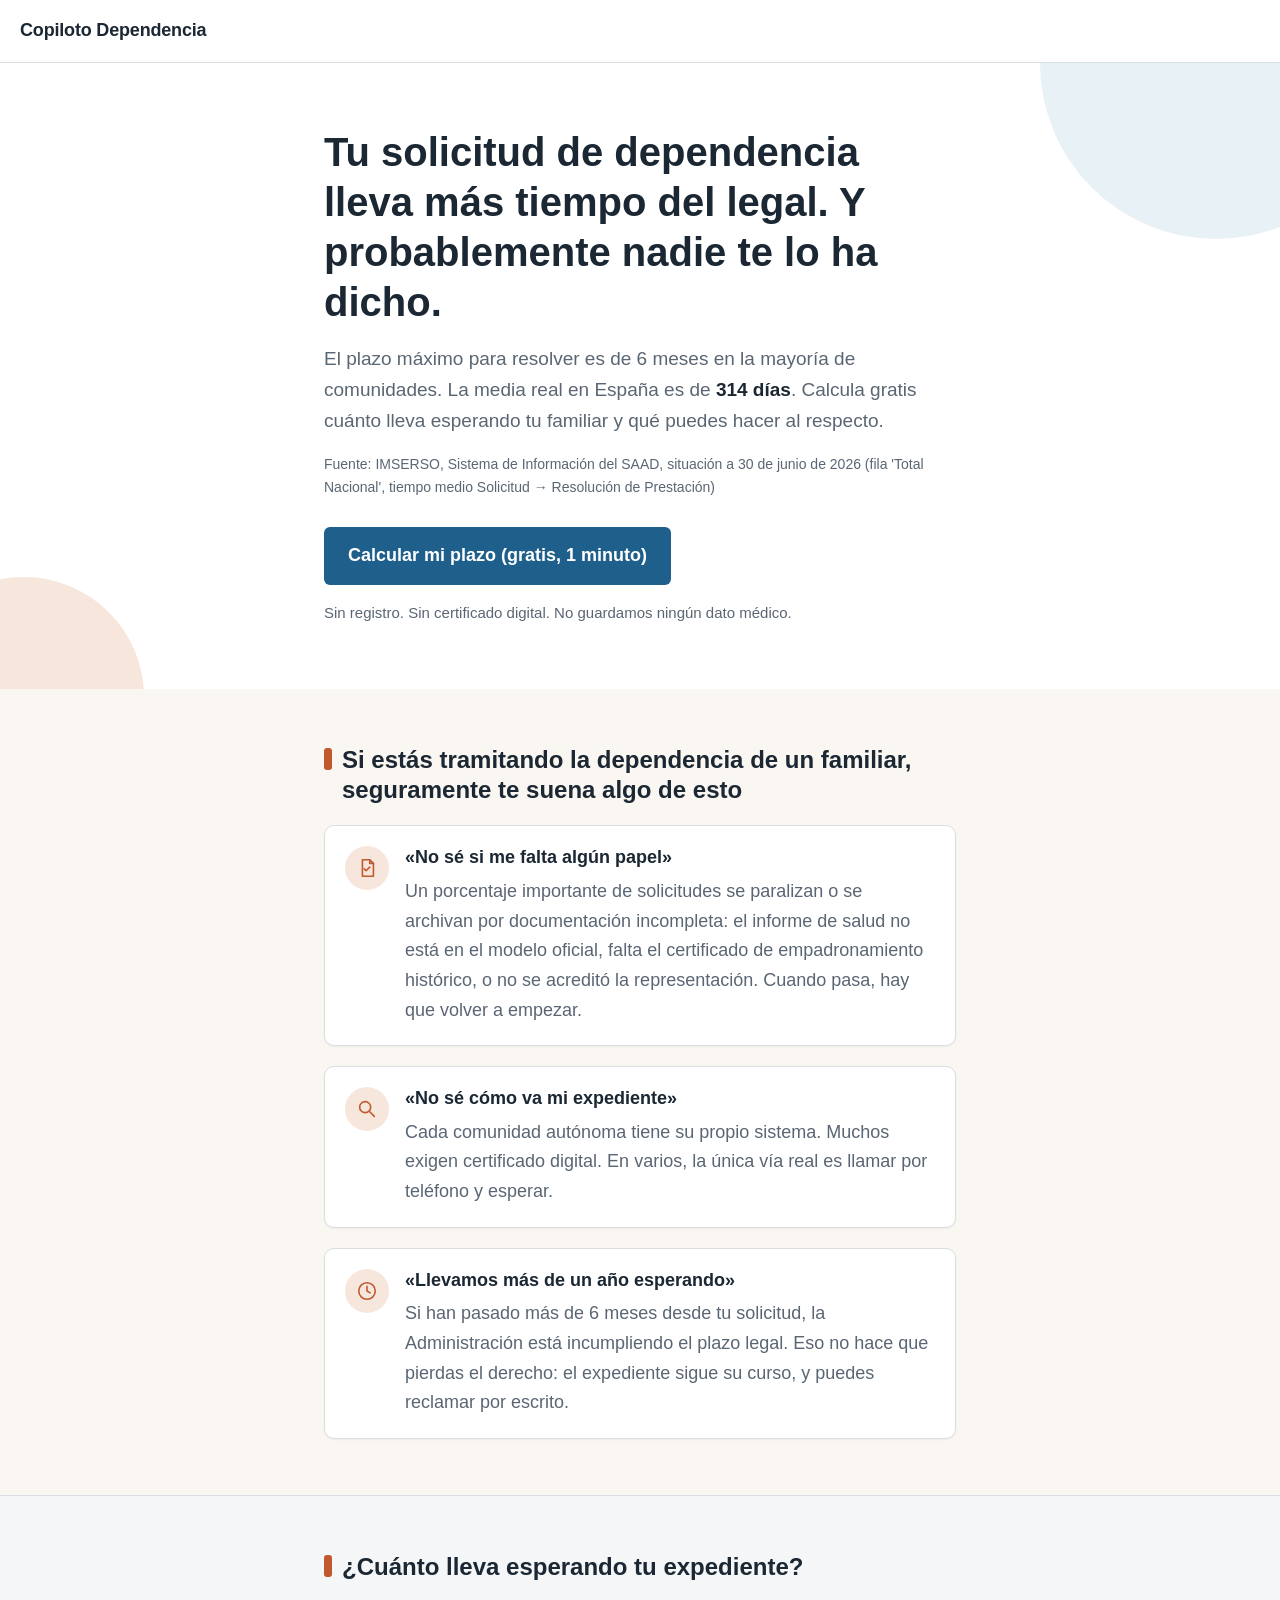
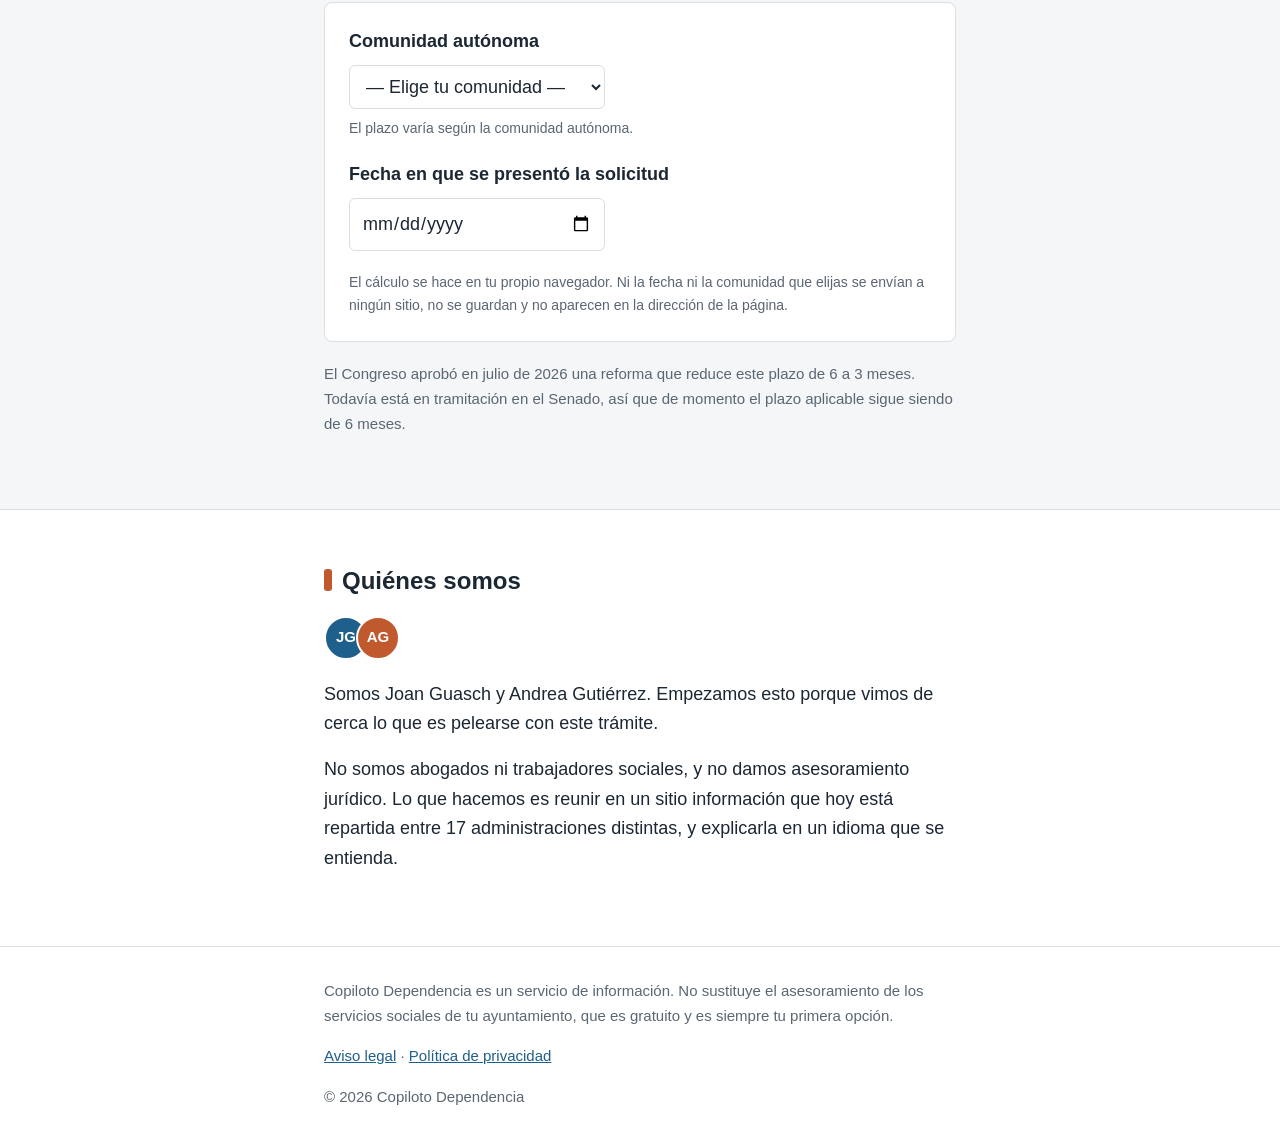
<file: index.html>
<!DOCTYPE html>
<html lang="es">
<head>
<meta charset="utf-8">
<meta name="viewport" content="width=device-width, initial-scale=1">
<title>Copiloto Dependencia — Calcula cuánto lleva esperando tu solicitud</title>
<meta name="description" content="El plazo legal para resolver una solicitud de dependencia es de 6 meses en la mayoría de comunidades. Calcula gratis cuánto lleva esperando tu familiar y qué puedes hacer. Sin registro y sin guardar datos.">
<link rel="stylesheet" href="css/estilos.css">
</head>
<body>

<header class="cabecera">
  <div class="contenedor cabecera-interior">
    <span class="marca">Copiloto Dependencia</span>
  </div>
</header>

<main>

  <!-- ───────────── Sección 1 — Cabecera y titular ───────────── -->
  <section class="hero">
    <div class="contenedor contenedor-estrecho">
      <h1>Tu solicitud de dependencia lleva más tiempo del legal. Y probablemente nadie te lo ha dicho.</h1>
      <p class="subtitulo">
        El plazo máximo para resolver es de 6 meses en la mayoría de comunidades. La media real en España es de
        <strong><span data-cifra="plazo_medio_dias"></span> días</strong>.
        Calcula gratis cuánto lleva esperando tu familiar y qué puedes hacer al respecto.
      </p>
      <p class="fuente-dato">Fuente: <span data-cifra="plazo_medio_fuente"></span></p>

      <p><a class="boton" href="#contador">Calcular mi plazo (gratis, 1 minuto)</a></p>

      <p class="linea-confianza">
        Sin registro. Sin certificado digital. No guardamos ningún dato médico.
      </p>
    </div>
  </section>

  <!-- ───────────── Sección 2 — Los tres problemas ───────────── -->
  <section class="seccion seccion-calida">
    <div class="contenedor contenedor-estrecho">
      <h2>Si estás tramitando la dependencia de un familiar, seguramente te suena algo de esto</h2>

      <div class="problemas">
        <article class="problema">
          <span class="problema-icono" aria-hidden="true">
            <svg viewBox="0 0 24 24" fill="none" stroke="currentColor" stroke-width="1.75" stroke-linecap="round" stroke-linejoin="round">
              <path d="M7 3h8l4 4v14H7z"/>
              <path d="M15 3v4h4"/>
              <path d="M9 13l2 2 4-4"/>
            </svg>
          </span>
          <div class="problema-texto">
            <h3>«No sé si me falta algún papel»</h3>
            <p>
              Un porcentaje importante de solicitudes se paralizan o se archivan por
              documentación incompleta: el informe de salud no está en el modelo oficial,
              falta el certificado de empadronamiento histórico, o no se acreditó la
              representación. Cuando pasa, hay que volver a empezar.
            </p>
          </div>
        </article>

        <article class="problema">
          <span class="problema-icono" aria-hidden="true">
            <svg viewBox="0 0 24 24" fill="none" stroke="currentColor" stroke-width="1.75" stroke-linecap="round" stroke-linejoin="round">
              <circle cx="10" cy="10" r="6"/>
              <path d="M15 15l5 5"/>
            </svg>
          </span>
          <div class="problema-texto">
            <h3>«No sé cómo va mi expediente»</h3>
            <p>
              Cada comunidad autónoma tiene su propio sistema. Muchos exigen certificado
              digital. En varios, la única vía real es llamar por teléfono y esperar.
            </p>
          </div>
        </article>

        <article class="problema">
          <span class="problema-icono" aria-hidden="true">
            <svg viewBox="0 0 24 24" fill="none" stroke="currentColor" stroke-width="1.75" stroke-linecap="round" stroke-linejoin="round">
              <circle cx="12" cy="12" r="9"/>
              <path d="M12 7v5l3.5 2"/>
            </svg>
          </span>
          <div class="problema-texto">
            <h3>«Llevamos más de un año esperando»</h3>
            <p>
              Si han pasado más de 6 meses desde tu solicitud, la Administración está
              incumpliendo el plazo legal. Eso no hace que pierdas el derecho: el
              expediente sigue su curso, y puedes reclamar por escrito.
            </p>
          </div>
        </article>
      </div>
    </div>
  </section>

  <!-- ───────────── Sección 3 — Contador de plazo ───────────── -->
  <section class="seccion seccion-destacada" id="contador">
    <div class="contenedor contenedor-estrecho">
      <h2>¿Cuánto lleva esperando tu expediente?</h2>

      <div class="herramienta">
        <div class="campo-grupo">
          <!-- Las opciones NO están aquí: las construye js/contador.js a
               partir de js/datos-ccaa.js, incluyendo solo las comunidades
               con el plazo legal ya verificado. -->
          <label class="etiqueta" for="comunidad-solicitud">
            Comunidad autónoma
          </label>
          <select id="comunidad-solicitud" name="comunidad-solicitud" class="campo-select"></select>
          <p class="nota-campo">El plazo varía según la comunidad autónoma.</p>
        </div>

        <div class="campo-grupo">
          <label class="etiqueta" for="fecha-solicitud">
            Fecha en que se presentó la solicitud
          </label>
          <input type="date" id="fecha-solicitud" name="fecha-solicitud" class="campo-fecha">
        </div>

        <p class="nota-privacidad">
          El cálculo se hace en tu propio navegador. Ni la fecha ni la comunidad que
          elijas se envían a ningún sitio, no se guardan y no aparecen en la dirección
          de la página.
        </p>

        <!-- El resultado se pinta aquí desde js/contador.js -->
        <div id="resultado-contador" class="resultado" aria-live="polite"></div>
      </div>

      <!-- Nota fija bajo el resultado. Se oculta sola cuando
           CONFIG.REFORMA_PENDIENTE.activa pase a false. -->
      <p class="nota-reforma" data-nota-reforma hidden>
        El Congreso aprobó en julio de 2026 una reforma que reduce este plazo de 6 a 3
        meses. Todavía está en tramitación en el Senado, así que de momento el plazo
        aplicable sigue siendo de 6 meses.
      </p>

      <noscript>
        <p class="aviso-noscript">
          Esta calculadora necesita JavaScript activado. Es lo que permite que el
          cálculo ocurra en tu ordenador y que no tengamos que enviar tus datos a
          ningún servidor.
        </p>
      </noscript>
    </div>
  </section>

  <!-- ───────────── Sección 7 — Quiénes somos ───────────── -->
  <section class="seccion">
    <div class="contenedor contenedor-estrecho">
      <h2>Quiénes somos</h2>
      <!-- TODO (Joan): cambiar estos círculos con iniciales por fotos reales
           cuando haya diseño. Una cara real ayuda más que unas iniciales. -->
      <div class="autores" aria-hidden="true">
        <span class="avatar">JG</span>
        <span class="avatar">AG</span>
      </div>
      <p>
        Somos Joan Guasch y Andrea Gutiérrez. Empezamos esto porque vimos de cerca lo que
        es pelearse con este trámite.
      </p>
      <p>
        No somos abogados ni trabajadores sociales, y no damos asesoramiento jurídico.
        Lo que hacemos es reunir en un sitio información que hoy está repartida entre 17
        administraciones distintas, y explicarla en un idioma que se entienda.
      </p>
    </div>
  </section>

</main>

<!-- ───────────── Sección 8 — Legal ───────────── -->
<footer class="pie">
  <div class="contenedor contenedor-estrecho">
    <p class="descargo">
      Copiloto Dependencia es un servicio de información. No sustituye el asesoramiento
      de los servicios sociales de tu ayuntamiento, que es gratuito y es siempre tu
      primera opción.
    </p>
    <p class="enlaces-legales">
      <a href="aviso-legal.html">Aviso legal</a> · <a href="privacidad.html">Política de privacidad</a>
    </p>
    <p class="copyright">© <span data-anio-actual></span> Copiloto Dependencia</p>
  </div>
</footer>

<script src="js/config.js"></script>
<script src="js/datos-ccaa.js"></script>
<script src="js/fichas.js"></script>
<script src="js/landing.js"></script>
<script src="js/contador.js"></script>
</body>
</html>
</file>
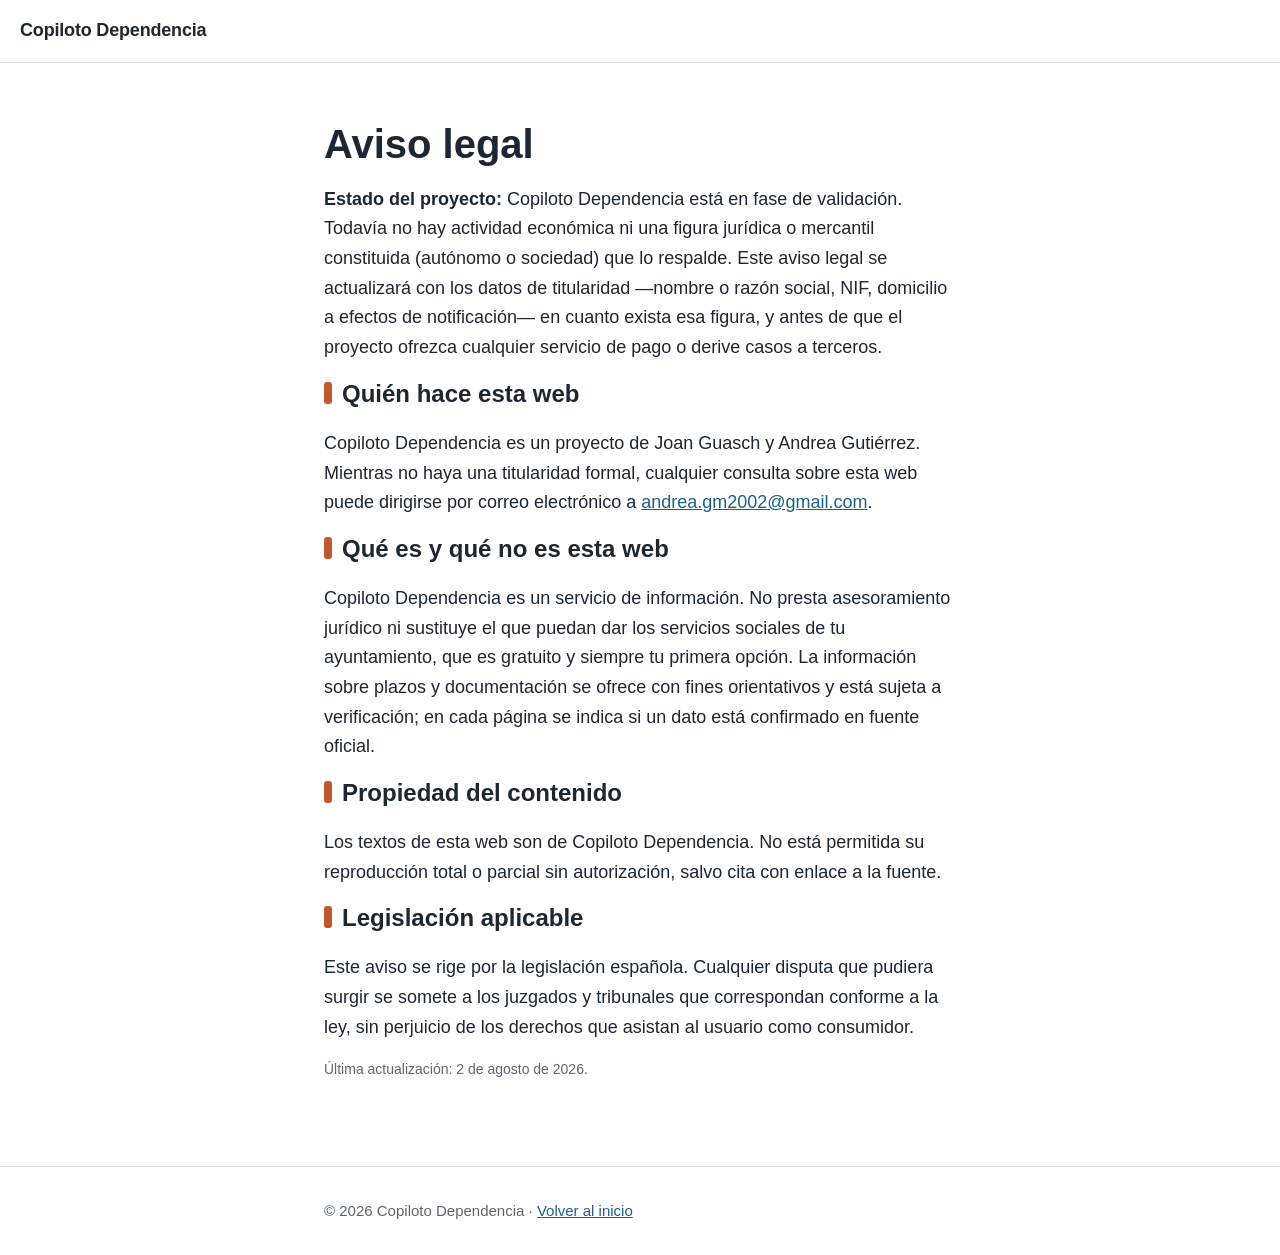
<file: aviso-legal.html>
<!DOCTYPE html>
<html lang="es">
<head>
<meta charset="utf-8">
<meta name="viewport" content="width=device-width, initial-scale=1">
<title>Aviso legal — Copiloto Dependencia</title>
<meta name="description" content="Aviso legal de Copiloto Dependencia.">
<link rel="stylesheet" href="css/estilos.css">
</head>
<body>

<header class="cabecera">
  <div class="contenedor cabecera-interior">
    <a href="index.html" class="marca">Copiloto Dependencia</a>
  </div>
</header>

<main>
  <section class="seccion">
    <div class="contenedor contenedor-estrecho">
      <h1>Aviso legal</h1>

      <p>
        <strong>Estado del proyecto:</strong> Copiloto Dependencia está en fase de
        validación. Todavía no hay actividad económica ni una figura jurídica o
        mercantil constituida (autónomo o sociedad) que lo respalde. Este aviso
        legal se actualizará con los datos de titularidad —nombre o razón social,
        NIF, domicilio a efectos de notificación— en cuanto exista esa figura, y
        antes de que el proyecto ofrezca cualquier servicio de pago o derive
        casos a terceros.
      </p>

      <h2>Quién hace esta web</h2>
      <p>
        Copiloto Dependencia es un proyecto de Joan Guasch y Andrea Gutiérrez.
        Mientras no haya una titularidad formal, cualquier consulta sobre esta
        web puede dirigirse por correo electrónico a
        <a href="mailto:andrea.gm2002@gmail.com">andrea.gm2002@gmail.com</a>.
      </p>

      <h2>Qué es y qué no es esta web</h2>
      <p>
        Copiloto Dependencia es un servicio de información. No presta
        asesoramiento jurídico ni sustituye el que puedan dar los servicios
        sociales de tu ayuntamiento, que es gratuito y siempre tu primera
        opción. La información sobre plazos y documentación se ofrece con fines
        orientativos y está sujeta a verificación; en cada página se indica si
        un dato está confirmado en fuente oficial.
      </p>

      <h2>Propiedad del contenido</h2>
      <p>
        Los textos de esta web son de Copiloto Dependencia. No está permitida su
        reproducción total o parcial sin autorización, salvo cita con enlace a
        la fuente.
      </p>

      <h2>Legislación aplicable</h2>
      <p>
        Este aviso se rige por la legislación española. Cualquier disputa que
        pudiera surgir se somete a los juzgados y tribunales que correspondan
        conforme a la ley, sin perjuicio de los derechos que asistan al usuario
        como consumidor.
      </p>

      <p class="fuente-dato">Última actualización: 2 de agosto de 2026.</p>
    </div>
  </section>
</main>

<footer class="pie">
  <div class="contenedor contenedor-estrecho">
    <p class="copyright">© <span data-anio-actual></span> Copiloto Dependencia · <a href="index.html">Volver al inicio</a></p>
  </div>
</footer>

<script src="js/landing.js"></script>
</body>
</html>
</file>
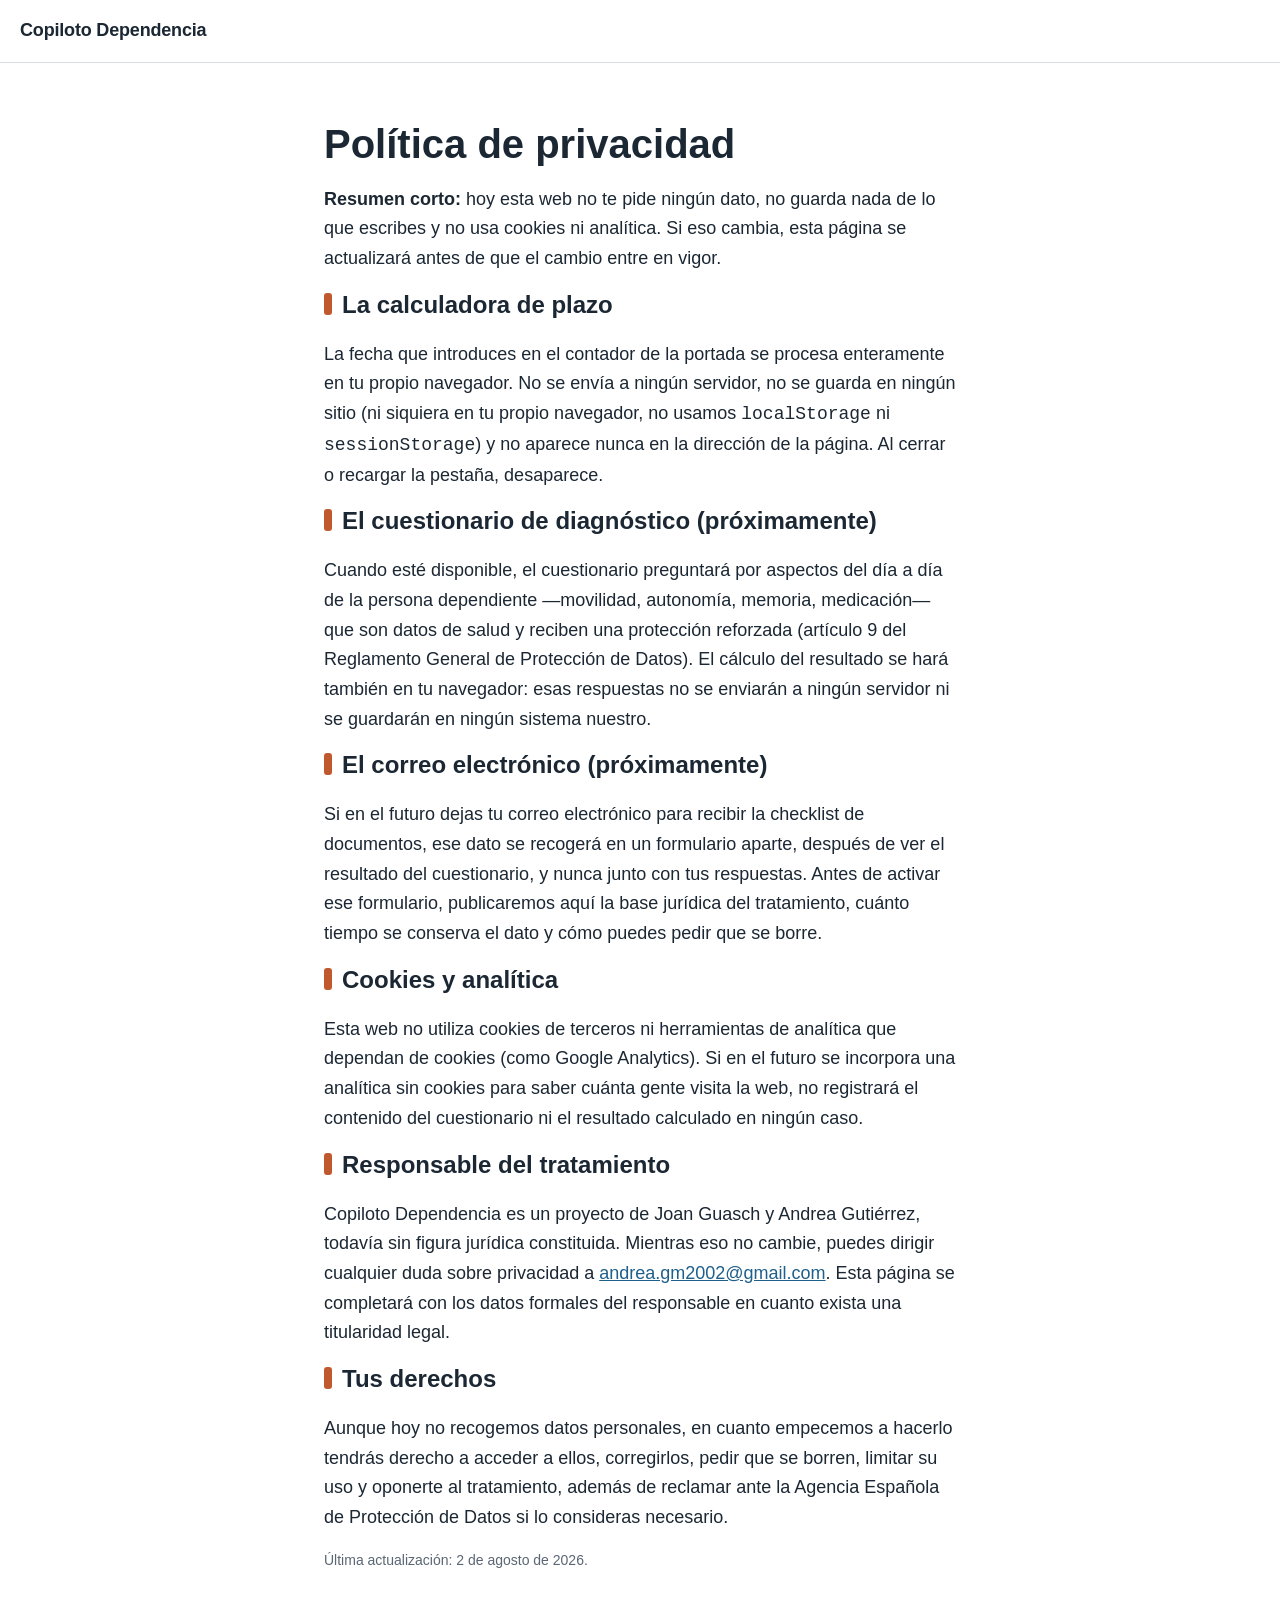
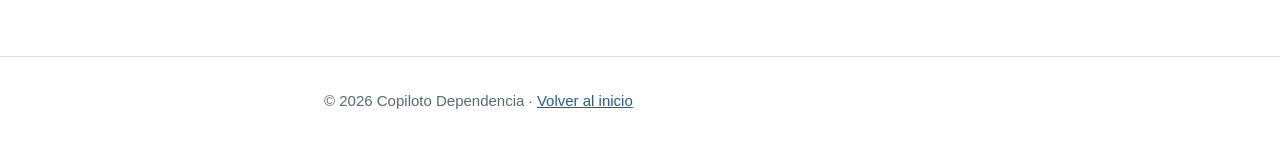
<file: privacidad.html>
<!DOCTYPE html>
<html lang="es">
<head>
<meta charset="utf-8">
<meta name="viewport" content="width=device-width, initial-scale=1">
<title>Política de privacidad — Copiloto Dependencia</title>
<meta name="description" content="Política de privacidad de Copiloto Dependencia.">
<link rel="stylesheet" href="css/estilos.css">
</head>
<body>

<header class="cabecera">
  <div class="contenedor cabecera-interior">
    <a href="index.html" class="marca">Copiloto Dependencia</a>
  </div>
</header>

<main>
  <section class="seccion">
    <div class="contenedor contenedor-estrecho">
      <h1>Política de privacidad</h1>

      <p>
        <strong>Resumen corto:</strong> hoy esta web no te pide ningún dato, no
        guarda nada de lo que escribes y no usa cookies ni analítica. Si eso
        cambia, esta página se actualizará antes de que el cambio entre en
        vigor.
      </p>

      <h2>La calculadora de plazo</h2>
      <p>
        La fecha que introduces en el contador de la portada se procesa
        enteramente en tu propio navegador. No se envía a ningún servidor, no
        se guarda en ningún sitio (ni siquiera en tu propio navegador, no
        usamos <code>localStorage</code> ni <code>sessionStorage</code>) y no
        aparece nunca en la dirección de la página. Al cerrar o recargar la
        pestaña, desaparece.
      </p>

      <h2>El cuestionario de diagnóstico (próximamente)</h2>
      <p>
        Cuando esté disponible, el cuestionario preguntará por aspectos del día
        a día de la persona dependiente —movilidad, autonomía, memoria,
        medicación— que son datos de salud y reciben una protección reforzada
        (artículo 9 del Reglamento General de Protección de Datos). El cálculo
        del resultado se hará también en tu navegador: esas respuestas no se
        enviarán a ningún servidor ni se guardarán en ningún sistema nuestro.
      </p>

      <h2>El correo electrónico (próximamente)</h2>
      <p>
        Si en el futuro dejas tu correo electrónico para recibir la checklist
        de documentos, ese dato se recogerá en un formulario aparte, después de
        ver el resultado del cuestionario, y nunca junto con tus respuestas.
        Antes de activar ese formulario, publicaremos aquí la base jurídica del
        tratamiento, cuánto tiempo se conserva el dato y cómo puedes pedir que
        se borre.
      </p>

      <h2>Cookies y analítica</h2>
      <p>
        Esta web no utiliza cookies de terceros ni herramientas de analítica
        que dependan de cookies (como Google Analytics). Si en el futuro se
        incorpora una analítica sin cookies para saber cuánta gente visita la
        web, no registrará el contenido del cuestionario ni el resultado
        calculado en ningún caso.
      </p>

      <h2>Responsable del tratamiento</h2>
      <p>
        Copiloto Dependencia es un proyecto de Joan Guasch y Andrea Gutiérrez,
        todavía sin figura jurídica constituida. Mientras eso no cambie, puedes
        dirigir cualquier duda sobre privacidad a
        <a href="mailto:andrea.gm2002@gmail.com">andrea.gm2002@gmail.com</a>.
        Esta página se completará con los datos formales del responsable en
        cuanto exista una titularidad legal.
      </p>

      <h2>Tus derechos</h2>
      <p>
        Aunque hoy no recogemos datos personales, en cuanto empecemos a
        hacerlo tendrás derecho a acceder a ellos, corregirlos, pedir que se
        borren, limitar su uso y oponerte al tratamiento, además de reclamar
        ante la Agencia Española de Protección de Datos si lo consideras
        necesario.
      </p>

      <p class="fuente-dato">Última actualización: 2 de agosto de 2026.</p>
    </div>
  </section>
</main>

<footer class="pie">
  <div class="contenedor contenedor-estrecho">
    <p class="copyright">© <span data-anio-actual></span> Copiloto Dependencia · <a href="index.html">Volver al inicio</a></p>
  </div>
</footer>

<script src="js/landing.js"></script>
</body>
</html>
</file>
<file: css/estilos.css>
/* estilos.css — Copiloto Dependencia, Fase 0.
   Sin dependencias, sin build. Un solo archivo hasta que estorbe.

   Criterio de diseño: mucha gente que entra aquí tiene 60 o 70 años y llega
   preocupada. Por eso el texto base es grande, el contraste es alto y no hay
   animaciones ni colores de urgencia comercial. */

:root {
  --tinta: #1b2733;          /* texto principal */
  --tinta-suave: #5a6673;    /* texto secundario */
  --papel: #ffffff;
  --papel-suave: #f4f6f8;    /* fondos de sección */
  --acento: #1f5f8b;         /* azul sobrio: enlaces y botones */
  --acento-oscuro: #17475f;
  --borde: #d9dee3;
  --alerta-fondo: #fdf4e7;   /* fuera de plazo: ámbar, no rojo */
  --alerta-borde: #d99a3a;
  --ok-fondo: #eef4f8;
  --ok-borde: #7ba7c4;

  --calido: #c1592f;         /* acento cálido: iconos, insignias, detalles */
  --calido-suave: #f7e6dc;   /* fondo de las insignias de icono */
  --azul-suave: #e8f1f6;     /* forma decorativa de la cabecera */
  --crema: #faf6f1;          /* fondo cálido de sección, alterna con papel-suave */

  --ancho-texto: 42rem;
}

*, *::before, *::after { box-sizing: border-box; }

body {
  margin: 0;
  background: var(--papel);
  color: var(--tinta);
  font-family: -apple-system, BlinkMacSystemFont, "Segoe UI", Roboto, "Helvetica Neue", Arial, sans-serif;
  font-size: 1.125rem;
  line-height: 1.65;
}

h1, h2, h3 { line-height: 1.25; }
h1 { font-size: 2rem; margin: 0 0 1rem; }
h2 { font-size: 1.5rem; margin: 0 0 1.25rem; }
h3 { font-size: 1.125rem; margin: 0 0 .5rem; }

p { margin: 0 0 1rem; }
strong { font-weight: 600; }

a { color: var(--acento); }

.contenedor { width: 100%; margin: 0 auto; padding: 0 1.25rem; }
.contenedor-estrecho { max-width: var(--ancho-texto); }

/* ── Cabecera ─────────────────────────────────────────────── */
.cabecera {
  border-bottom: 1px solid var(--borde);
  padding: 1rem 0;
}
.marca { font-weight: 600; letter-spacing: -0.01em; color: inherit; text-decoration: none; }

/* ── Hero ─────────────────────────────────────────────────── */
.hero {
  position: relative;
  overflow: hidden; /* recorta las formas decorativas de abajo */
  padding: 3rem 0 2.5rem;
}
/* Dos círculos suaves detrás del texto, solo para dar algo de vida a la
   cabecera. Puramente decorativos: van por debajo del texto (z-index) y
   no afectan al contraste ni a la lectura. */
.hero::before,
.hero::after {
  content: "";
  position: absolute;
  border-radius: 50%;
  z-index: 0;
}
.hero::before {
  width: 22rem;
  height: 22rem;
  background: var(--azul-suave);
  top: -11rem;
  right: -7rem;
}
.hero::after {
  width: 15rem;
  height: 15rem;
  background: var(--calido-suave);
  bottom: -8rem;
  left: -6rem;
}
.hero .contenedor { position: relative; z-index: 1; }

.subtitulo { font-size: 1.1875rem; color: var(--tinta-suave); }
.subtitulo strong { color: var(--tinta); }

.fuente-dato {
  font-size: .875rem;
  color: var(--tinta-suave);
  margin-bottom: 1.75rem;
}

.boton {
  display: inline-block;
  background: var(--acento);
  color: #fff;
  text-decoration: none;
  font-weight: 600;
  padding: .875rem 1.5rem;
  border-radius: 6px;
  transition: transform .15s ease, box-shadow .15s ease, background .15s ease;
}
.boton:hover, .boton:focus {
  background: var(--acento-oscuro);
  transform: translateY(-1px);
  box-shadow: 0 6px 14px rgba(31, 95, 139, .22);
}
@media (prefers-reduced-motion: reduce) {
  .boton { transition: none; }
}

.linea-confianza {
  font-size: .9375rem;
  color: var(--tinta-suave);
  margin-top: .875rem;
}

/* ── Secciones ────────────────────────────────────────────── */
.seccion { padding: 2.5rem 0; }
.seccion-destacada {
  background: var(--papel-suave);
  border-top: 1px solid var(--borde);
  border-bottom: 1px solid var(--borde);
}
.seccion-calida { background: var(--crema); }

/* Marca de color delante de cada título de sección. El ::before está
   vacío (solo color), así que un lector de pantalla no lo anuncia. */
.seccion h2 {
  display: inline-flex;
  align-items: flex-start;
  gap: .625rem;
}
.seccion h2::before {
  content: "";
  flex: none;
  width: .5rem;
  height: 1.375rem;
  margin-top: .1875rem;
  border-radius: 3px;
  background: var(--calido);
}

.problemas {
  display: flex;
  flex-direction: column;
  gap: 1.25rem;
}
.problema {
  display: flex;
  align-items: flex-start;
  gap: 1rem;
  background: var(--papel);
  border: 1px solid var(--borde);
  border-radius: 10px;
  padding: 1.25rem;
  box-shadow: 0 1px 2px rgba(27, 39, 51, .05);
}
.problema-icono {
  flex: none;
  width: 2.75rem;
  height: 2.75rem;
  border-radius: 50%;
  background: var(--calido-suave);
  color: var(--calido);
  display: flex;
  align-items: center;
  justify-content: center;
}
.problema-icono svg { width: 1.375rem; height: 1.375rem; }
.problema h3 { color: var(--tinta); }
.problema p { color: var(--tinta-suave); margin-bottom: 0; }

/* ── Contador ─────────────────────────────────────────────── */
.herramienta {
  background: var(--papel);
  border: 1px solid var(--borde);
  border-radius: 8px;
  padding: 1.5rem;
}

.campo-grupo { margin-bottom: 1.25rem; }
.campo-grupo:last-child { margin-bottom: 0; }

.etiqueta { display: block; font-weight: 600; margin-bottom: .5rem; }

.campo-fecha,
.campo-select {
  font: inherit;
  padding: .625rem .75rem;
  border: 1px solid var(--borde);
  border-radius: 6px;
  background: #fff;
  color: inherit;
  width: 100%;
  max-width: 16rem;
}
.campo-fecha:focus,
.campo-select:focus { outline: 2px solid var(--acento); outline-offset: 1px; }

.nota-campo {
  font-size: .875rem;
  color: var(--tinta-suave);
  margin: .5rem 0 0;
}

.nota-privacidad {
  font-size: .875rem;
  color: var(--tinta-suave);
  margin: .75rem 0 0;
}

.resultado:not(:empty) {
  margin-top: 1.5rem;
  padding: 1.25rem;
  border-radius: 6px;
  border-left: 4px solid var(--ok-borde);
  background: var(--ok-fondo);
}
.resultado.fuera-de-plazo {
  border-left-color: var(--alerta-borde);
  background: var(--alerta-fondo);
}
.resultado.dato-invalido {
  border-left-color: var(--borde);
  background: var(--papel-suave);
}
.resultado p { margin-bottom: .625rem; }
.resultado p:last-child { margin-bottom: 0; }
.resultado .cifra { font-size: 1.25rem; }

.nota-reforma,
.aviso-noscript {
  font-size: .9375rem;
  color: var(--tinta-suave);
  margin-top: 1.25rem;
}

/* ── Quiénes somos ────────────────────────────────────────── */
.autores { display: flex; margin-bottom: 1.25rem; }
.avatar {
  width: 2.75rem;
  height: 2.75rem;
  border-radius: 50%;
  border: 2px solid var(--papel);
  color: #fff;
  font-weight: 600;
  font-size: .9375rem;
  display: flex;
  align-items: center;
  justify-content: center;
  background: var(--acento);
}
.avatar + .avatar { margin-left: -.75rem; background: var(--calido); }

/* ── Pie ──────────────────────────────────────────────────── */
.pie {
  border-top: 1px solid var(--borde);
  padding: 2rem 0;
  font-size: .9375rem;
  color: var(--tinta-suave);
}
.descargo { max-width: var(--ancho-texto); }
.copyright { margin-bottom: 0; }

/* ── Pantallas grandes ────────────────────────────────────── */
@media (min-width: 48rem) {
  h1 { font-size: 2.5rem; }
  .hero { padding: 4rem 0 3rem; }
  .seccion { padding: 3.5rem 0; }
}
</file>
